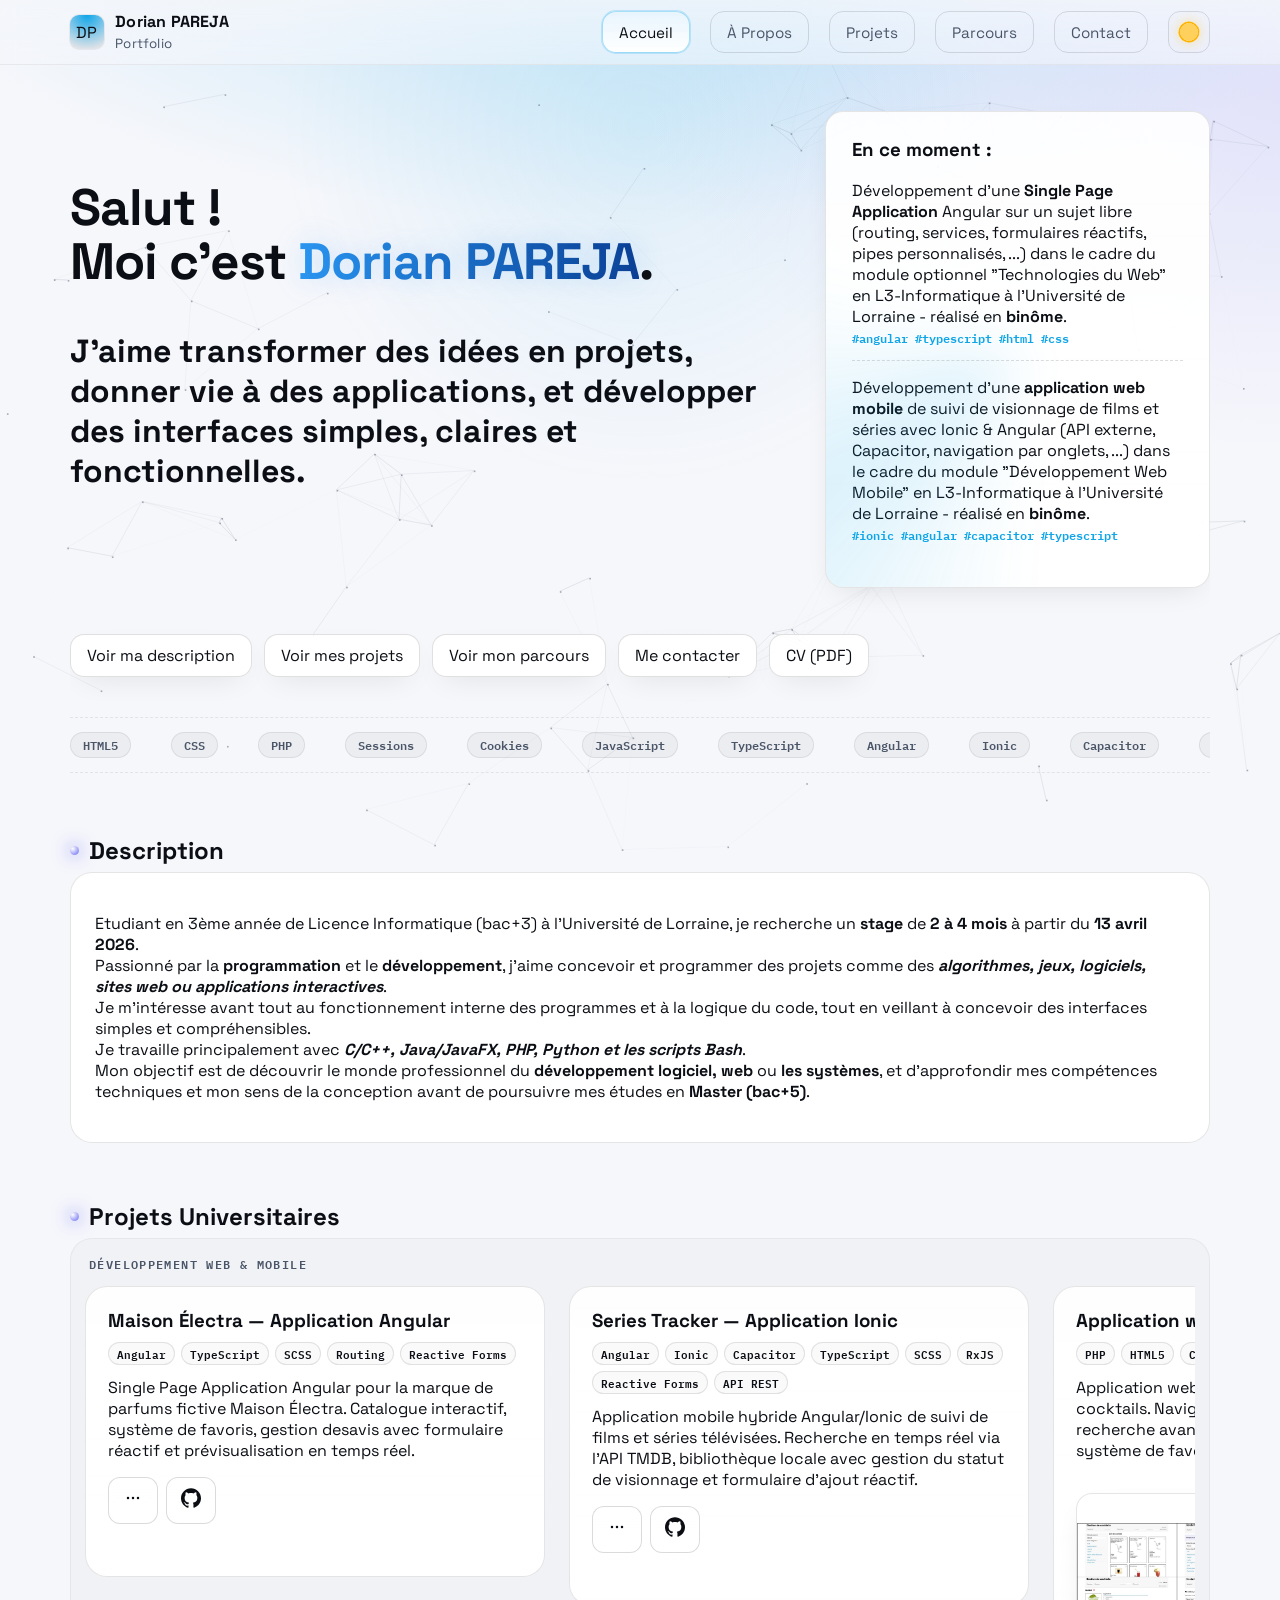
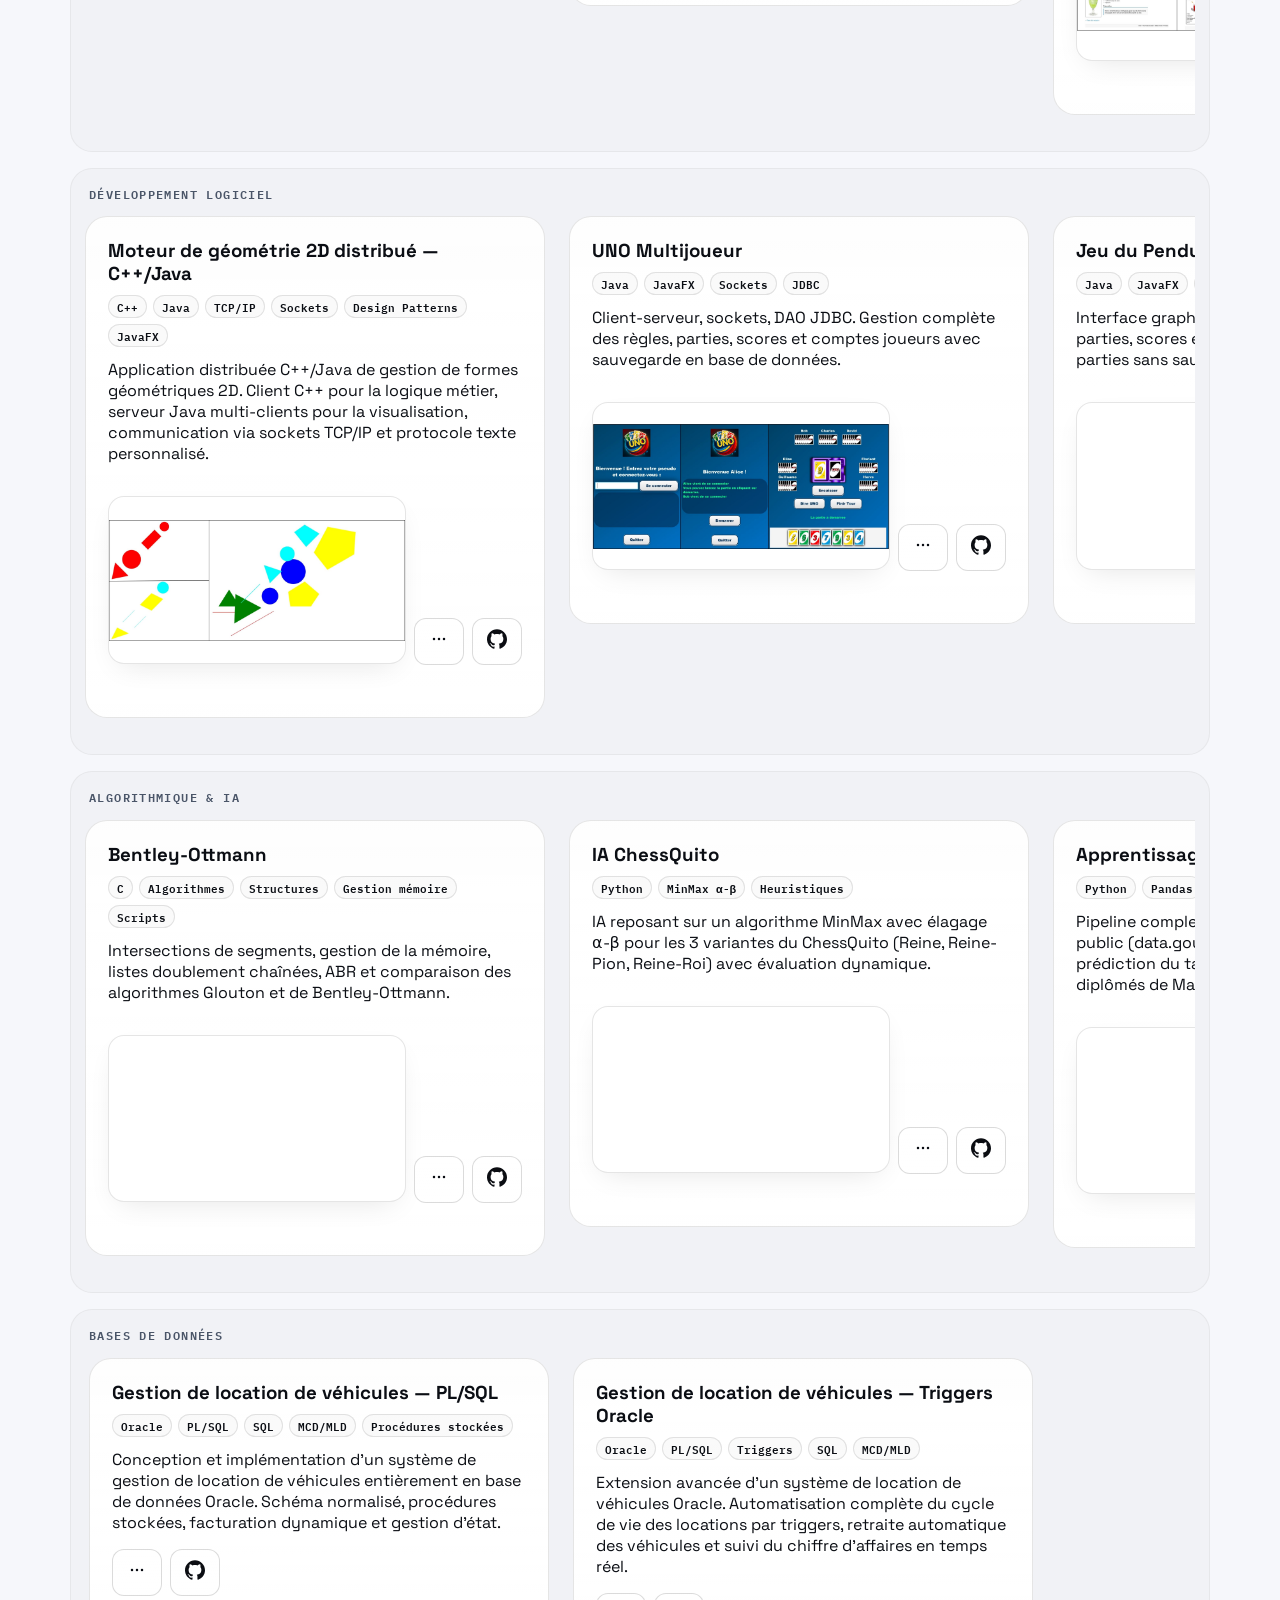
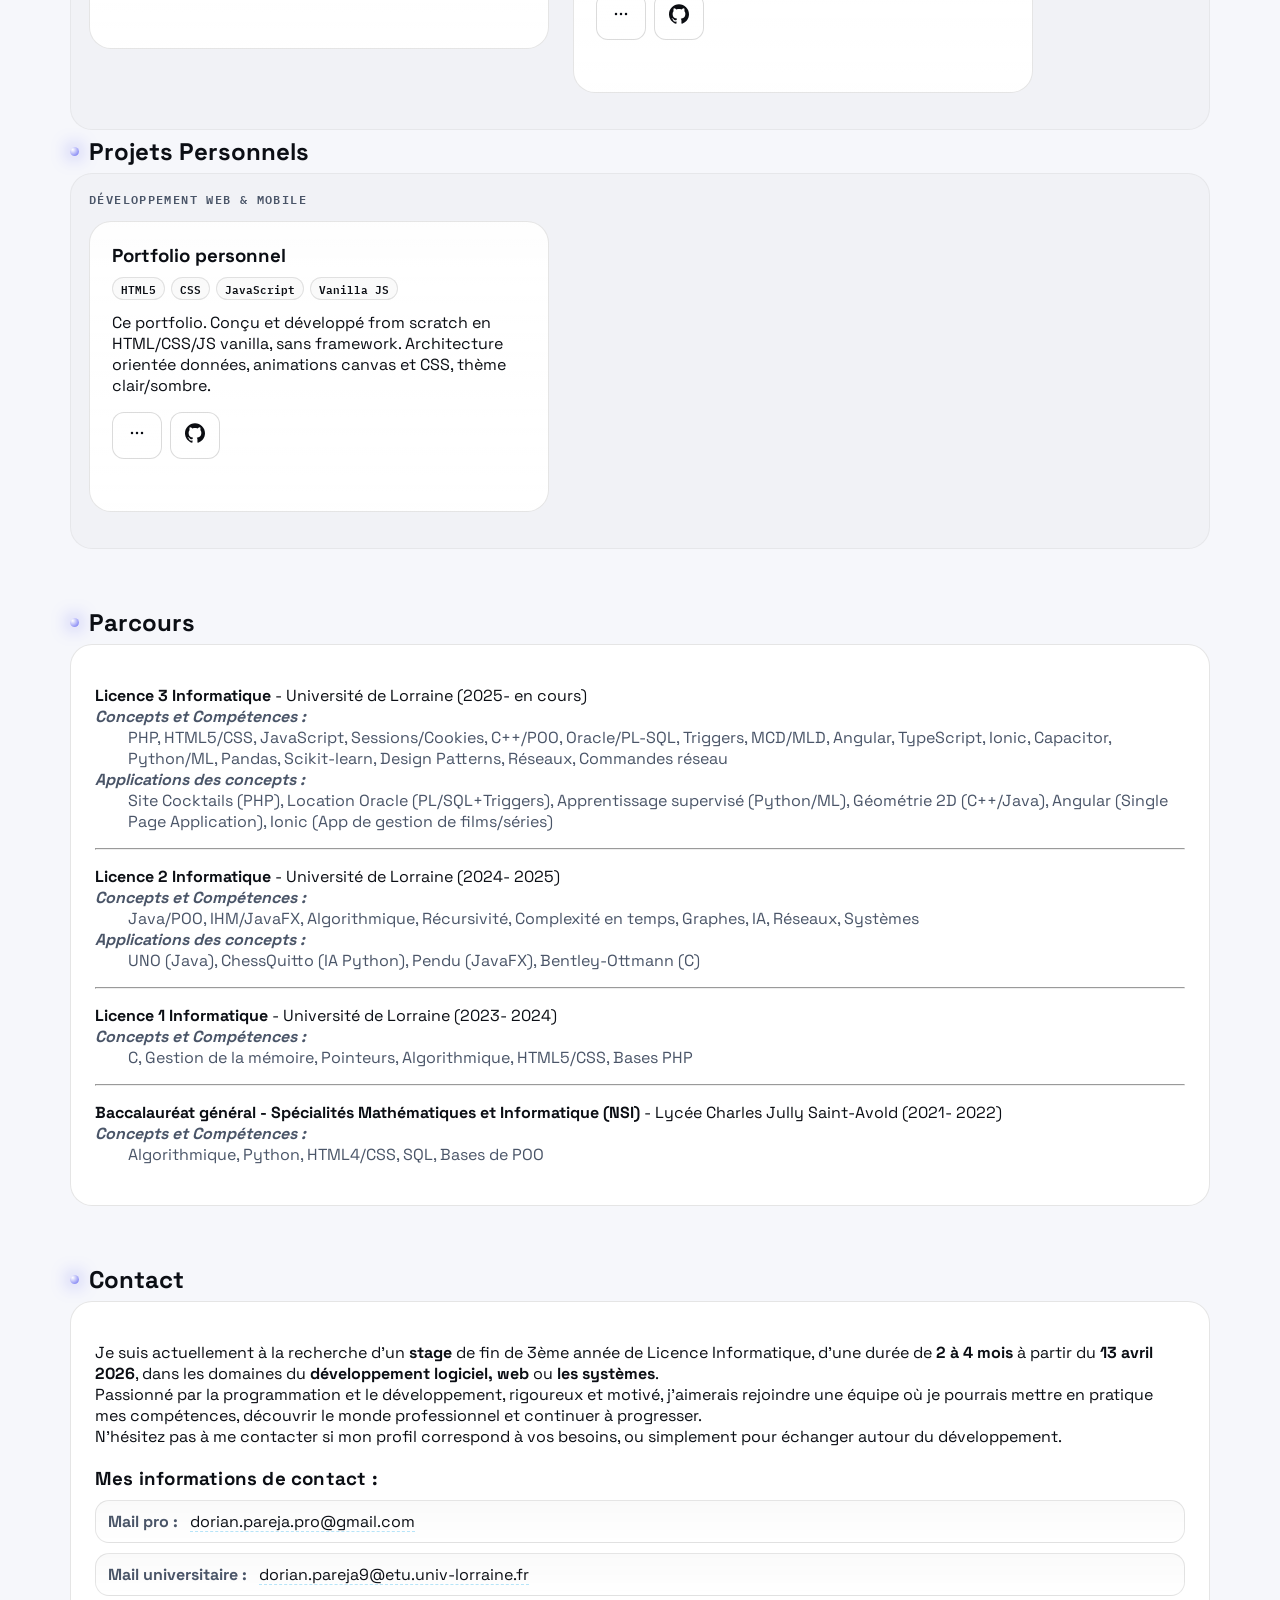
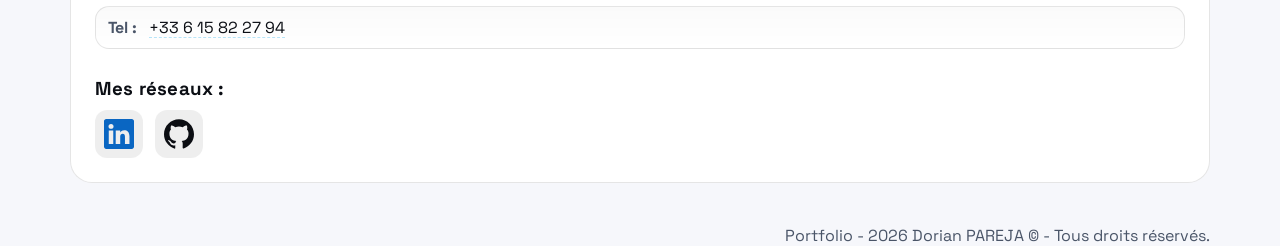
<file: index.html>
<!DOCTYPE html>
<html lang="fr">
<head>
    <meta charset="utf-8" />
    <meta name="viewport" content="width=device-width, initial-scale=1, viewport-fit=cover" />
    <title>Portfolio - Dorian PAREJA</title>
    <meta name="description" content="Portfolio de Dorian Pareja - L3 Informatique, projets, exp&eacute;riences, comp&eacute;tences et contact." />
    <meta name="theme-color" content="#f6f7fb" />

    <meta property="og:title" content="Portfolio - Dorian PAREJA" />
    <meta property="og:description" content="Projets, comp&eacute;tences, parcours et contact. &Eacute;tudiant L3 Info - recherche de stage &agrave; partir d’avril 2026." />
    <meta property="og:type" content="website" />
    <meta property="og:image" content="public/images/projects/portfolio.jpg" />
    <meta property="og:url" content="https://www.dorianpareja.tech" />
    <meta name="twitter:card" content="summary_large_image" />
    <meta name="twitter:title" content="Portfolio - Dorian PAREJA" />
    <meta name="twitter:description" content="Projets, comp&eacute;tences, parcours et contact. &Eacute;tudiant L3 Info - recherche de stage &agrave; partir d’avril 2026." />
    <meta name="twitter:image" content="public/images/projects/portfolio.jpg" />

    <script>
        (function () {
            const saved = localStorage.getItem('theme');
            const theme = saved || 'light';
            document.documentElement.setAttribute('data-theme', theme);
            if (!saved) localStorage.setItem('theme', theme);

            const metaTC = document.querySelector('meta[name="theme-color"]');
            if (metaTC) metaTC.setAttribute('content', theme === 'dark' ? '#0d0f14' : '#f6f7fb');
        })();
    </script>

    <link rel="icon" type="image/svg+xml" href="public/favicon.svg">
    <link rel="preconnect" href="https://fonts.googleapis.com">
    <link rel="preconnect" href="https://fonts.gstatic.com" crossorigin>
    <link href="https://fonts.googleapis.com/css2?family=Space+Grotesk:wght@300;400;500;700&family=IBM+Plex+Mono:wght@300;400;600&display=swap" rel="stylesheet">
    <link rel="preload" as="style" href="https://fonts.googleapis.com/css2?family=Space+Grotesk:wght@300;400;500;700&family=IBM+Plex+Mono:wght@300;400;600&display=swap" onload="this.onload=null;this.rel='stylesheet'">
    <noscript><link rel="stylesheet" href="https://fonts.googleapis.com/css2?family=Space+Grotesk:wght@300;400;500;700&family=IBM+Plex+Mono:wght@300;400;600&display=swap"></noscript>
    <link rel="stylesheet" href="css/style.css">
</head>
<body>

<svg xmlns="http://www.w3.org/2000/svg" style="display:none">
    <symbol id="icon-linkedin" viewBox="0 0 16 16">
        <path d="M0 1.146C0 .513.526 0 1.175 0h13.65C15.474 0 16 .513 16 1.146v13.708c0 .633-.526 1.146-1.175 1.146H1.175C.526 16 0 15.487 0 14.854V1.146zm4.943 12.248V6.169H2.542v7.225h2.401zm-1.2-8.212c.837 0 1.358-.554 1.358-1.248-.015-.709-.52-1.248-1.342-1.248-.822 0-1.359.54-1.359 1.248 0 .694.521 1.248 1.327 1.248h.016zm4.908 8.212V9.359c0-.216.016-.432.08-.586.173-.431.568-.878 1.232-.878.869 0 1.216.662 1.216 1.634v3.865h2.401V9.25c0-2.22-1.184-3.252-2.764-3.252-1.274 0-1.845.7-2.165 1.193v.025h-.016a5.54 5.54 0 0 1 .016-.025V6.169h-2.4c.03.678 0 7.225 0 7.225h2.4z"/>
    </symbol>

    <symbol id="icon-github" viewBox="0 0 24 24">
        <path d="M12 .297c-6.63 0-12 5.373-12 12c0 5.303 3.438 9.8 8.205 11.385c.6.113.82-.258.82-.577c0-.285-.01-1.04-.015-2.04c-3.338.724-4.042-1.61-4.042-1.61C4.422 18.07 3.633 17.7 3.633 17.7c-1.087-.744.084-.729.084-.729c1.205.084 1.838 1.236 1.838 1.236c1.07 1.835 2.809 1.305 3.495.998c.108-.776.417-1.305.76-1.605c-2.665-.3-5.466-1.332-5.466-5.93c0-1.31.465-2.38 1.235-3.22c-.135-.303-.54-1.523.105-3.176c0 0 1.005-.322 3.3 1.23c.96-.267 1.98-.399 3-.405c1.02.006 2.04.138 3 .405c2.28-1.552 3.285-1.23 3.285-1.23c.645 1.653.24 2.873.12 3.176c.765.84 1.23 1.91 1.23 3.22c0 4.61-2.805 5.625-5.475 5.92c.42.36.81 1.096.81 2.22c0 1.606-.015 2.896-.015 3.286c0 .315.21.69.825.57C20.565 22.092 24 17.592 24 12.297c0-6.627-5.373-12-12-12"/>
    </symbol>

    <symbol id="icon-chevron-top" viewBox="0 0 24 24" fill="none">
        <path stroke="currentColor" stroke-width="1.5" stroke-linecap="round" stroke-linejoin="round" d="m4.5 15.75 7.5-7.5 7.5 7.5" />
    </symbol>

    <symbol id="icon-points" viewBox="0 0 24 24" fill="none">
        <path stroke="currentColor" stroke-width="1.5" stroke-linecap="round" stroke-linejoin="round" d="M6.75 12a.75.75 0 1 1-1.5 0 .75.75 0 0 1 1.5 0ZM12.75 12a.75.75 0 1 1-1.5 0 .75.75 0 0 1 1.5 0ZM18.75 12a.75.75 0 1 1-1.5 0 .75.75 0 0 1 1.5 0Z" />
    </symbol>
</svg>

<canvas id="bg" aria-hidden="true"></canvas>
<div class="glow" aria-hidden="true"></div>

<header>
    <div class="wrap nav">
        <div class="brand">
            <a href="index.html"><div class="logo">DP</div></a>
            <div>
                <a href="index.html">
                    <strong>Dorian PAREJA</strong><br/>
                    <small>Portfolio</small>
                </a>
            </div>
        </div>

        <button id="navToggle" class="btn btn-ghost burger" aria-controls="primary-nav" aria-expanded="false" aria-label="Ouvrir le menu" hidden>
            <svg width="22" height="22" viewBox="0 0 24 24" fill="none" aria-hidden="true">
                <path d="M3 6h18M3 12h18M3 18h18" stroke="currentColor" stroke-width="2" stroke-linecap="round"/>
            </svg>
        </button>

        <nav id="primary-nav" class="nav-links">
            <a class="btn btn-ghost" href="#hero">Accueil</a>
            <a class="btn btn-ghost" href="#description">&Agrave;&nbsp;Propos</a>
            <a class="btn btn-ghost" href="#works">Projets</a>
            <a class="btn btn-ghost" href="#about">Parcours</a>
            <a class="btn btn-ghost" href="#contact">Contact</a>
            <button id="theme" class="btn btn-ghost" aria-label="Basculer le thème"></button>
        </nav>
    </div>
</header>

<main id="main" class="wrap">
    <section id="hero" class="reveal">
        <div class="hero-inner">
            <div>
                <h1 class="title">
                    Salut&nbsp;!<br />Moi c&apos;est <span class="accent">Dorian PAREJA</span>.
                </h1>
                <h2 class="subtitle" id="heroSubtitle"></h2>
            </div>

            <div class="tilt">
                <div class="card" id="tiltCard">
                    <h3 style="margin-top:0">En ce moment&nbsp;:</h3>
                    <div id="currentProjectsList"></div>
                </div>
            </div>
        </div>
        <div class="hero-cta">
            <a class="btn" href="#description">Voir ma description</a>
            <a class="btn" href="#works">Voir mes projets</a>
            <a class="btn" href="#about">Voir mon parcours</a>
            <a class="btn" href="#contact">Me contacter</a>
            <a class="btn" href="public/CV_PAREJA_Dorian.pdf" download>CV&nbsp;(PDF)</a>
        </div>

        <div class="marquee" aria-hidden="true">
            <div class="marquee-viewport" id="marqueeViewport"></div>
        </div>
    </section>

    <section id="description" class="reveal">
        <div class="section-title"><span class="dot"></span><h2 style="margin:0">Description</h2></div>
        <div class="panel" id="descriptionPanel"></div>
    </section>

    <section id="works" class="reveal">
        <div id="UniversityWorks" class="reveal">
            <div class="section-title"><span class="dot"></span><h2 style="margin:0">Projets Universitaires</h2></div>
            <div id="railUniversityProjects"></div>
        </div>

        <div id="PersonnalWorks" class="reveal">
            <div class="section-title"><span class="dot"></span><h2 style="margin:0">Projets Personnels</h2></div>
            <div id="railPersonnalProjects"></div>
        </div>
    </section>

    <section id="about" class="reveal">
        <div class="section-title"><span class="dot"></span><h2 style="margin:0">Parcours</h2></div>
        <div class="panel" id="educationPanel"></div>
    </section>

    <section id="contact" class="reveal">
        <div class="section-title">
            <span class="dot"></span><h2 style="margin:0">Contact</h2>
        </div>
        <div class="panel" id="contactPanel"></div>
    </section>
</main>

<footer class="wrap">
    <p style="color:var(--muted); text-align: right">Portfolio&nbsp;-&nbsp;<span id="year"></span>&nbsp;Dorian PAREJA&nbsp;&copy;&nbsp;-&nbsp;Tous droits r&eacute;serv&eacute;s.</p>
</footer>

<script type="module" src="js/anims/intro.js"></script>
<script type="module" src="js/main.js"></script>
</body>
</html>
</file>
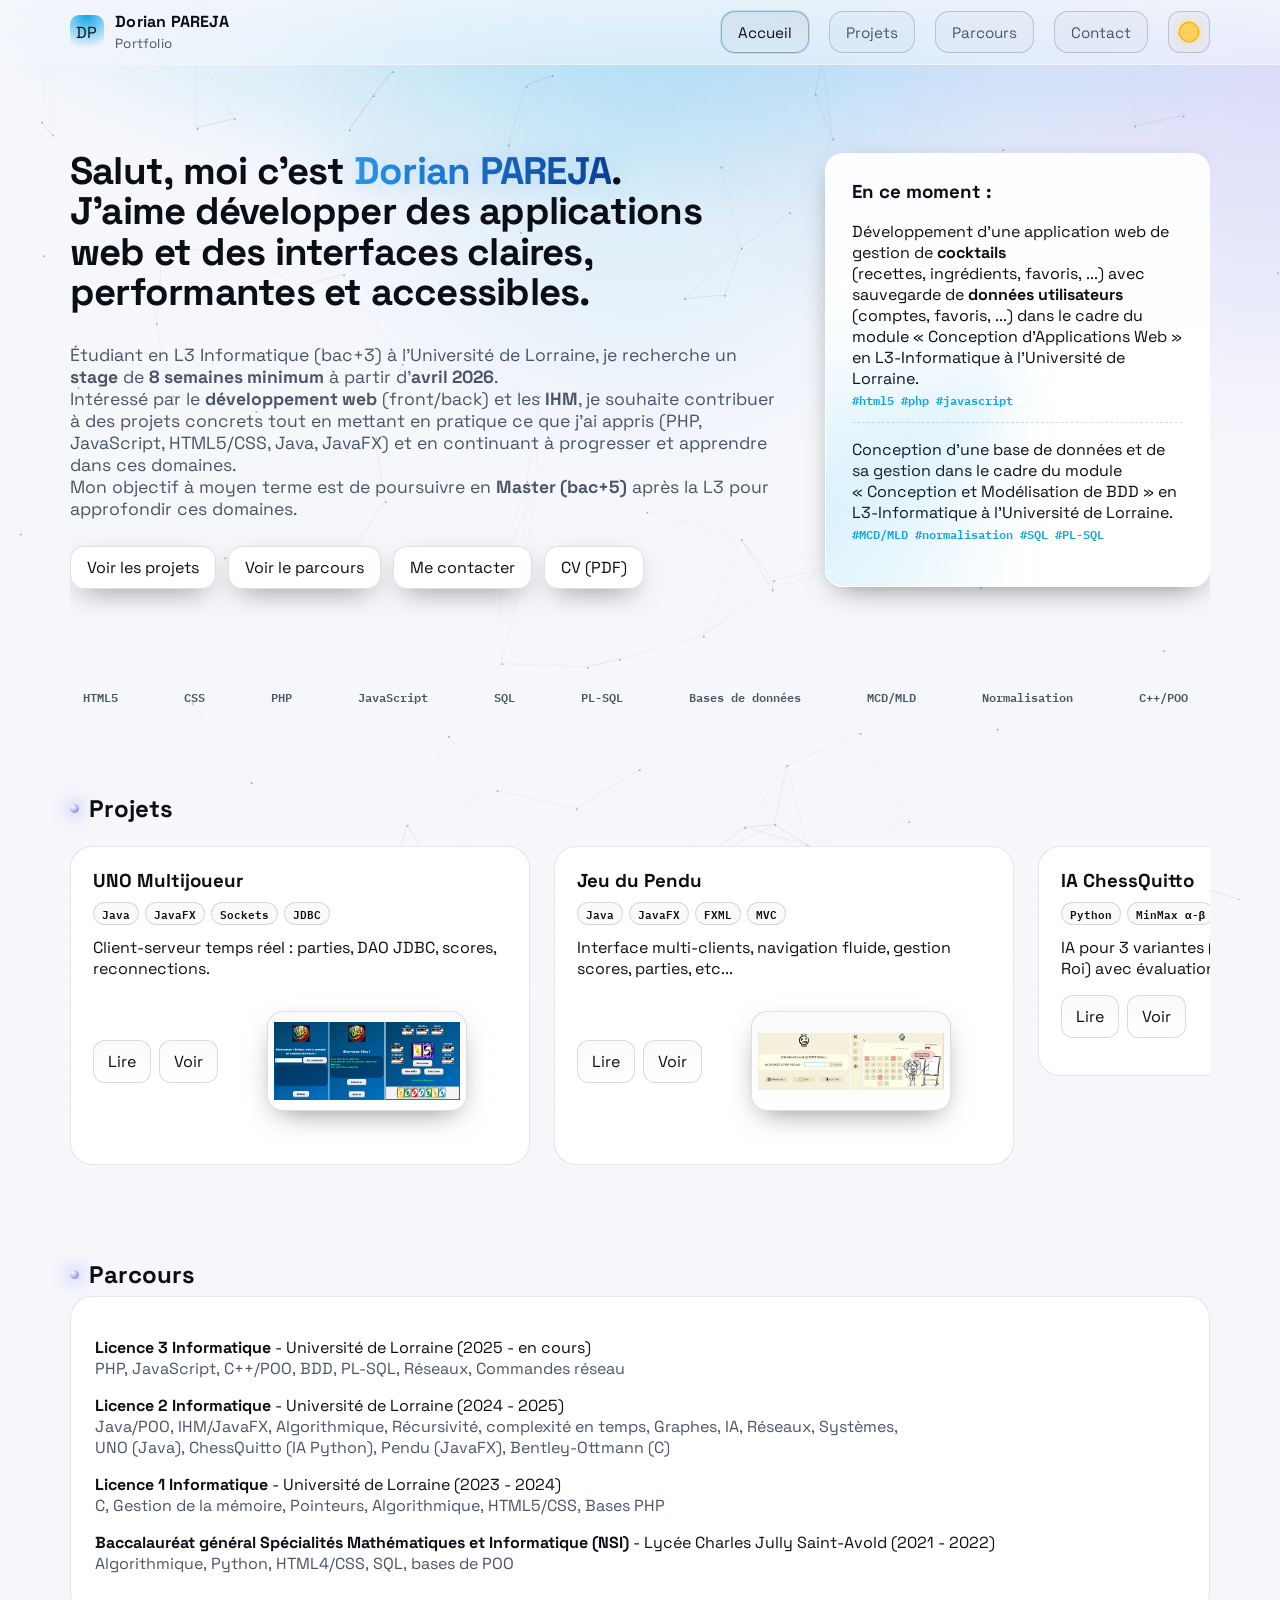
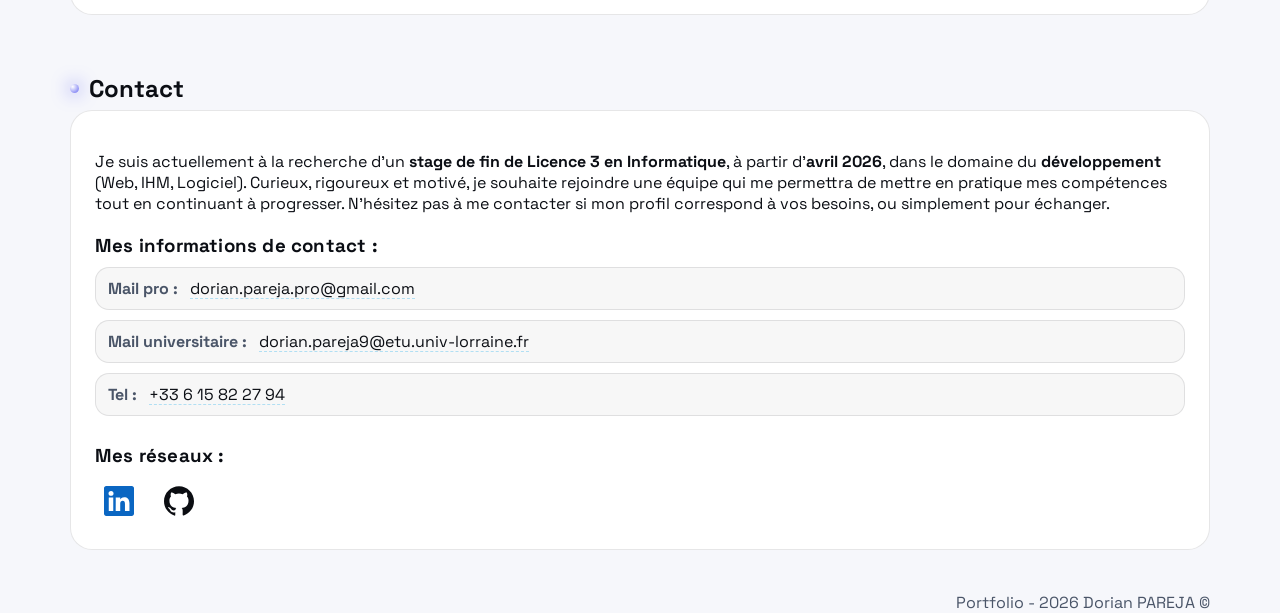
<file: portfolio/index.html>
<!DOCTYPE html>
<html lang="fr">
<head>
    <meta charset="utf-8" />
    <meta name="viewport" content="width=device-width, initial-scale=1, viewport-fit=cover" />
    <title>Portfolio - Dorian Pareja</title>
    <meta name="description" content="Portfolio de Dorian Pareja — L3 Informatique, projets, expériences, compétences et contact." />
    <meta name="theme-color" content="#0d0f14" />

    <!-- Open Graph / Twitter Cards -->
    <meta property="og:title" content="Dorian Pareja — Portfolio" />
    <meta property="og:description" content="Projets, compétences, parcours et contact. Étudiant L3 Info — recherche de stage à partir d’avril 2026." />
    <meta property="og:type" content="website" />
    <meta property="og:image" content="resources/og-image.jpg" />
    <meta property="og:url" content="https://example.com/" />
    <meta name="twitter:card" content="summary_large_image" />
    <meta name="twitter:title" content="Dorian Pareja — Portfolio" />
    <meta name="twitter:description" content="Projets, compétences, parcours et contact." />
    <meta name="twitter:image" content="resources/og-image.jpg" />

    <link rel="icon" type="image/svg+xml" href="assets/favicon.svg">
    <link rel="mask-icon" href="assets/favicon.svg" color="#0ea5e9">
    <link rel="preconnect" href="https://fonts.googleapis.com">
    <link rel="preconnect" href="https://fonts.gstatic.com" crossorigin>
    <!-- Tu peux garder tel quel ou passer au preload-only selon ton choix précédent -->
    <link href="https://fonts.googleapis.com/css2?family=Space+Grotesk:wght@300;400;500;700&family=IBM+Plex+Mono:wght@300;400;600&display=swap" rel="stylesheet">
    <link rel="preload" as="style" href="https://fonts.googleapis.com/css2?family=Space+Grotesk:wght@300;400;500;700&family=IBM+Plex+Mono:wght@300;400;600&display=swap" onload="this.onload=null;this.rel='stylesheet'">
    <noscript><link rel="stylesheet" href="https://fonts.googleapis.com/css2?family=Space+Grotesk:wght@300;400;500;700&family=IBM+Plex+Mono:wght@300;400;600&display=swap"></noscript>
    <link rel="stylesheet" href="assets/style.css">
</head>
<body>

<!-- === SPRITE ICONS INLINE (remplace l'include PHP) === -->
<!-- assets/icons.svg -->
<svg xmlns="http://www.w3.org/2000/svg" style="display:none">
    <!-- LinkedIn (Bootstrap Icons) -->
    <!-- Remarque : LinkedIn a été retiré de Simple Icons en 2024 ; on utilise la version Bootstrap Icons, largement répandue. -->
    <symbol id="icon-linkedin" viewBox="0 0 16 16">
        <path d="M0 1.146C0 .513.526 0 1.175 0h13.65C15.474 0 16 .513 16 1.146v13.708c0 .633-.526 1.146-1.175 1.146H1.175C.526 16 0 15.487 0 14.854V1.146zm4.943 12.248V6.169H2.542v7.225h2.401zm-1.2-8.212c.837 0 1.358-.554 1.358-1.248-.015-.709-.52-1.248-1.342-1.248-.822 0-1.359.54-1.359 1.248 0 .694.521 1.248 1.327 1.248h.016zm4.908 8.212V9.359c0-.216.016-.432.08-.586.173-.431.568-.878 1.232-.878.869 0 1.216.662 1.216 1.634v3.865h2.401V9.25c0-2.22-1.184-3.252-2.764-3.252-1.274 0-1.845.7-2.165 1.193v.025h-.016a5.54 5.54 0 0 1 .016-.025V6.169h-2.4c.03.678 0 7.225 0 7.225h2.4z"/>
    </symbol>

    <!-- GitHub (Simple Icons path) -->
    <!-- Source du tracé : Simple Icons (extrait cité dans l’article DEV) -->
    <symbol id="icon-github" viewBox="0 0 24 24">
        <path d="M12 .297c-6.63 0-12 5.373-12 12c0 5.303 3.438 9.8 8.205 11.385c.6.113.82-.258.82-.577c0-.285-.01-1.04-.015-2.04c-3.338.724-4.042-1.61-4.042-1.61C4.422 18.07 3.633 17.7 3.633 17.7c-1.087-.744.084-.729.084-.729c1.205.084 1.838 1.236 1.838 1.236c1.07 1.835 2.809 1.305 3.495.998c.108-.776.417-1.305.76-1.605c-2.665-.3-5.466-1.332-5.466-5.93c0-1.31.465-2.38 1.235-3.22c-.135-.303-.54-1.523.105-3.176c0 0 1.005-.322 3.3 1.23c.96-.267 1.98-.399 3-.405c1.02.006 2.04.138 3 .405c2.28-1.552 3.285-1.23 3.285-1.23c.645 1.653.24 2.873.12 3.176c.765.84 1.23 1.91 1.23 3.22c0 4.61-2.805 5.625-5.475 5.92c.42.36.81 1.096.81 2.22c0 1.606-.015 2.896-.015 3.286c0 .315.21.69.825.57C20.565 22.092 24 17.592 24 12.297c0-6.627-5.373-12-12-12"/>
    </symbol>
</svg>
<!-- === /SPRITE ICONS INLINE === -->

<canvas id="bg" aria-hidden="true"></canvas>
<div class="glow" aria-hidden="true"></div>

<header>
    <div class="wrap nav">
        <div class="brand">
            <a href="index.html"><div class="logo">DP</div></a>
            <div>
                <a href="index.html">
                    <strong>Dorian PAREJA</strong><br/>
                    <small>Portfolio</small>
                </a>
            </div>
        </div>
        <nav class="nav-links">
            <a class="btn btn-ghost" href="#hero">Accueil</a>
            <a class="btn btn-ghost" href="#works">Projets</a>
            <a class="btn btn-ghost" href="#about">Parcours</a>
            <a class="btn btn-ghost" href="#contact">Contact</a>
            <button id="theme" class="btn btn-ghost" aria-label="Basculer le thème"></button>
        </nav>
    </div>
</header>

<main id="main" class="wrap">
    <!-- HERO -->
    <section id="hero" class="reveal">
        <div class="hero-inner">
            <div>
                <h1 class="title">
                    Salut,&nbsp;moi c&apos;est <span class="accent">Dorian PAREJA</span>.<br/>
                    J&apos;aime développer des applications web et des interfaces claires, performantes et accessibles.
                </h1>
                <p class="subtitle">
                    Étudiant en L3 Informatique (bac+3) à l&apos;Université de Lorraine, je recherche un <strong>stage</strong> de <strong>8&nbsp;semaines minimum</strong> à partir d&apos;<strong>avril&nbsp;2026</strong>.<br/>
                    Intéressé par le <strong>développement web</strong> (front/back) et les <strong>IHM</strong>, je souhaite contribuer à des projets concrets tout en mettant en pratique ce que j&apos;ai appris (PHP, JavaScript, HTML5/CSS, Java, JavaFX) et en continuant à progresser et apprendre dans ces domaines.<br/>
                    Mon objectif à moyen terme est de poursuivre en <strong>Master (bac+5)</strong> après la L3 pour approfondir ces domaines.
                </p>
                <div class="hero-cta">
                    <a class="btn" href="#works">Voir les projets</a>
                    <a class="btn" href="#about">Voir le parcours</a>
                    <a class="btn" href="#contact">Me contacter</a>
                    <a class="btn" href="resources/CV_Dorian_Pareja.pdf" download>CV&nbsp;(PDF)</a>
                </div>
            </div>

            <div class="tilt">
                <div class="card" id="tiltCard">
                    <h3 style="margin-top:0">En ce moment&nbsp;:</h3>
                    <p class="card-tilde-content">
                        <a href="#works">
                            Développement d&apos;une application web de gestion de <strong>cocktails</strong> (recettes,&nbsp;ingrédients,&nbsp;favoris,&nbsp;...) avec sauvegarde de <strong>données utilisateurs</strong> (comptes,&nbsp;favoris,&nbsp;...) dans le cadre du module «&nbsp;Conception d&apos;Applications Web&nbsp;» en L3-Informatique à l&apos;Université de Lorraine.
                            <br/><span style="font:600 12px/1 'IBM Plex Mono', monospace; color:var(--accent)">#html5 #php #javascript</span>
                        </a>
                    </p>
                    <p class="card-tilde-content-last">
                        <a href="#works">
                            Conception d&apos;une base de données et de sa gestion dans le cadre du module «&nbsp;Conception et Modélisation de BDD&nbsp;» en L3-Informatique à l&apos;Université de Lorraine.
                            <br/><span style="font:600 12px/1 'IBM Plex Mono', monospace; color:var(--accent)">#MCD/MLD #normalisation #SQL #PL-SQL</span>
                        </a>
                    </p>
                </div>
            </div>
        </div>

        <!-- ===== MARQUEE ===== -->
        <div class="marquee" aria-hidden="true">
            <div class="marquee-viewport">
                <div class="marquee-track">
                    <span class="pill">HTML5</span><span class="pill">CSS</span><span class="pill">PHP</span><span class="pill">JavaScript</span>
                    <span class="pill">SQL</span><span class="pill">PL-SQL</span><span class="pill">Bases de données</span><span class="pill">MCD/MLD</span>
                    <span class="pill">Normalisation</span><span class="pill">C++/POO</span><span class="pill">Java/POO</span><span class="pill">IHM/JavaFX</span>
                    <span class="pill">MVC</span><span class="pill">FXML</span><span class="pill">Scene Builder</span><span class="pill">Threads/Sockets</span>
                    <span class="pill">Python</span><span class="pill">MinMax</span><span class="pill">Alpha-Bêta</span><span class="pill">Heuristiques</span>
                    <span class="pill">IA</span><span class="pill">Graphes</span><span class="pill">Récursivité</span><span class="pill">Complexité</span><span class="pill">A*</span>
                    <span class="pill">C</span><span class="pill">Systèmes</span><span class="pill">Mémoire</span><span class="pill">Pointeurs</span>
                    <span class="pill">Sémaphores</span><span class="pill">Processus/Threads</span><span class="pill">Réseaux</span><span class="pill">Commandes réseau</span>
                    <span class="pill">Git</span><span class="pill">Bash</span><span class="pill">MySQL</span><span class="pill">SQLite</span><span class="pill">Scripts</span>
                    <span class="pill">CLion</span><span class="pill">IntelliJ IDEA</span><span class="pill">Eclipse</span><span class="pill">PhpStorm</span>
                </div>
                <div class="marquee-track" aria-hidden="true">
                    <span class="pill">HTML5</span><span class="pill">CSS</span><span class="pill">PHP</span><span class="pill">JavaScript</span>
                    <span class="pill">SQL</span><span class="pill">PL-SQL</span><span class="pill">Bases de données</span><span class="pill">MCD/MLD</span>
                    <span class="pill">Normalisation</span><span class="pill">C++/POO</span><span class="pill">Java/POO</span><span class="pill">IHM/JavaFX</span>
                    <span class="pill">MVC</span><span class="pill">FXML</span><span class="pill">Scene Builder</span><span class="pill">Threads/Sockets</span>
                    <span class="pill">Python</span><span class="pill">MinMax</span><span class="pill">Alpha-Bêta</span><span class="pill">Heuristiques</span>
                    <span class="pill">IA</span><span class="pill">Graphes</span><span class="pill">Récursivité</span><span class="pill">Complexité</span><span class="pill">A*</span>
                    <span class="pill">C</span><span class="pill">Systèmes</span><span class="pill">Mémoire</span><span class="pill">Pointeurs</span>
                    <span class="pill">Sémaphores</span><span class="pill">Processus/Threads</span><span class="pill">Réseaux</span><span class="pill">Commandes réseau</span>
                    <span class="pill">Git</span><span class="pill">Bash</span><span class="pill">MySQL</span><span class="pill">SQLite</span><span class="pill">Scripts</span>
                    <span class="pill">CLion</span><span class="pill">IntelliJ IDEA</span><span class="pill">Eclipse</span><span class="pill">PhpStorm</span>
                </div>
            </div>
        </div>
    </section>

    <!-- WORKS -->
    <section id="works" class="reveal">
        <div class="section-title"><span class="dot"></span><h2 style="margin:0">Projets</h2></div>
        <div class="rail" id="rail"></div>
    </section>

    <!-- ABOUT -->
    <section id="about" class="reveal">
        <div class="section-title"><span class="dot"></span><h2 style="margin:0">Parcours</h2></div>
        <div class="panel">
            <p><strong>Licence 3 Informatique</strong> - Université de Lorraine (2025 - en cours)<br/><span style="color:var(--muted)">PHP,&nbsp;JavaScript,&nbsp;C++/POO,&nbsp;BDD,&nbsp;PL-SQL,&nbsp;Réseaux,&nbsp;Commandes réseau</span></p>
            <p><strong>Licence 2 Informatique</strong> - Université de Lorraine (2024 - 2025)<br/><span style="color:var(--muted)">Java/POO,&nbsp;IHM/JavaFX,&nbsp;Algorithmique,&nbsp;Récursivité,&nbsp;complexité&nbsp;en&nbsp;temps,&nbsp;Graphes,&nbsp;IA,&nbsp;Réseaux,&nbsp;Systèmes,<br />UNO&nbsp;(Java),&nbsp;ChessQuitto&nbsp;(IA&nbsp;Python),&nbsp;Pendu&nbsp;(JavaFX),&nbsp;Bentley-Ottmann&nbsp;(C)</span></p>
            <p><strong>Licence 1 Informatique</strong> - Université de Lorraine (2023 - 2024)<br/><span style="color:var(--muted)">C,&nbsp;Gestion de la mémoire,&nbsp;Pointeurs,&nbsp;Algorithmique,&nbsp;HTML5/CSS,&nbsp;Bases PHP</span></p>
            <p><strong>Baccalauréat général Spécialités Mathématiques et Informatique (NSI)</strong> - Lycée Charles Jully Saint-Avold (2021 - 2022)<br/><span style="color:var(--muted)">Algorithmique,&nbsp;Python,&nbsp;HTML4/CSS,&nbsp;SQL,&nbsp;bases de POO</span></p>
        </div>
    </section>

    <!-- CONTACT -->
    <section id="contact" class="reveal">
        <div class="section-title">
            <span class="dot"></span><h2 style="margin:0">Contact</h2>
        </div>
        <div class="panel">
            <p>
                Je suis actuellement à la recherche d’un <strong>stage de fin de Licence 3 en Informatique</strong>, à partir d’<strong>avril 2026</strong>,
                dans le domaine du <strong>développement</strong> (Web, IHM, Logiciel). Curieux, rigoureux et motivé, je souhaite rejoindre une équipe qui
                me permettra de mettre en pratique mes compétences tout en continuant à progresser. N’hésitez pas à me contacter si mon profil correspond
                à vos besoins, ou simplement pour échanger.
            </p>

            <!-- Contact + Réseaux -->
            <div class="contact-blocks">
                <!-- Colonne : infos -->
                <div class="contact-col">
                    <h3>Mes informations de contact :</h3>
                    <ul class="contact-list">
                        <li><strong>Mail pro&nbsp;:</strong> <a href="mailto:dorian.pareja.pro@gmail.com">dorian.pareja.pro@gmail.com</a></li>
                        <li><strong>Mail universitaire&nbsp;:</strong> <a href="mailto:dorian.pareja9@etu.univ-lorraine.fr">dorian.pareja9@etu.univ-lorraine.fr</a></li>
                        <li><strong>Tel&nbsp;:</strong> <a href="tel:+33615822794">+33&nbsp;6&nbsp;15&nbsp;82&nbsp;27&nbsp;94</a></li>
                    </ul>
                </div>

                <!-- Colonne : réseaux -->
                <div class="contact-col">
                    <h3>Mes réseaux :</h3>
                    <div class="socials">
                        <a class="social" target="_blank" href="https://www.linkedin.com/in/pareja-dorian/" aria-label="LinkedIn">
                            <svg width="30" height="30" role="img" viewBox="0 0 16 16" fill="currentColor">
                                <use href="#icon-linkedin"></use>
                            </svg>
                        </a>

                        <a class="social" target="_blank" href="https://github.com/DorianPRJ7" aria-label="GitHub">
                            <svg width="30" height="30" role="img" viewBox="0 0 24 24" fill="currentColor">
                                <use href="#icon-github"></use>
                            </svg>
                        </a>
                    </div>
                </div>
            </div>
            <!-- /Contact + Réseaux -->
        </div>
    </section>
</main>

<footer class="wrap">
    <p style="color:var(--muted); text-align: right">Portfolio - <span id="year"></span> Dorian PAREJA ©</p>
</footer>

<!-- JS modules -->
<script type="module" src="assets/anims/intro.js"></script>
<script type="module" src="assets/main.js"></script>
</body>
</html>
</file>
<file: css/style.css>
*,*::before,*::after{box-sizing:border-box}
html,body{height:100%}
body{margin:0; font-family:"Space Grotesk",system-ui,-apple-system,Segoe UI,Roboto,Arial,sans-serif; background:var(--bg); color:var(--text); overflow-x:hidden}
a{color:inherit; text-decoration:none}

:root{
  --bg:#f6f7fb; --panel:#fff; --card:#fff;
  --text:#0b0e14; --muted:#4a5568;
  --accent:#0ea5e9; --accent-2:#6366f1; --ring:#0ea5e9;
  --shadow:0 10px 30px -12px rgba(0,0,0,.12);
  --accent-ink-start:#2b96f0; --accent-ink-end:#0b3c91; --accent-ink-glow:#2b96f0;
  --shine:rgba(10,13,20,.18);
  --marquee-duration:90s; --marquee-gap:80px;
  --safe-top: env(safe-area-inset-top, 0px);
  --header-h: 64px;
  --project-card: #A0A0A0;
}
body{ padding-top: calc(var(--header-h) + var(--safe-top)); }

@media (prefers-color-scheme: dark){
  :root{
    --bg:#0d0f14; --panel:#0f121a; --card:#0f121a;
    --text:#e6e9ef; --muted:#9aa3b2;
    --accent:#59f9ff; --accent-2:#7b6cff; --ring:#59f9ff;
    --accent-ink-start:var(--accent); --accent-ink-end:#fff; --accent-ink-glow:var(--accent);
    --shine:rgba(255,255,255,.25);
  }
}

html[data-theme="light"]{
  --bg:#f6f7fb; --panel:#fff; --card:#fff;
  --text:#0b0e14; --muted:#4a5568;
  --accent:#0ea5e9; --accent-2:#6366f1; --ring:#0ea5e9;
  --accent-ink-start:#2b96f0; --accent-ink-end:#0b3c91; --accent-ink-glow:#2b96f0;
  --shine:rgba(10,13,20,.20);
}
html[data-theme="dark"]{
  --bg:#0d0f14; --panel:#0f121a; --card:#0f121a;
  --text:#e6e9ef; --muted:#9aa3b2;
  --accent:#59f9ff; --accent-2:#7b6cff; --ring:#59f9ff;
  --accent-ink-start:var(--accent); --accent-ink-end:#fff; --accent-ink-glow:var(--accent);
  --shine:rgba(255,255,255,.25);
}

body, header, .panel, .work, .btn, .link, .logo{
  transition:background-color .25s ease,color .25s ease,border-color .25s ease;
}

.wrap{max-width:1180px; margin:0 auto; padding:0 20px}
header{
  position: fixed;
  top: var(--safe-top);
  left: 0; right: 0;
  z-index: 1000;
  backdrop-filter: saturate(1.2) blur(10px);
  background: linear-gradient(
          180deg,
          color-mix(in oklab, var(--bg) 80%, transparent),
          color-mix(in oklab, var(--bg) 55%, transparent)
  );
  border-bottom: 1px solid rgba(0,0,0,.06);
}
html[data-theme="dark"] header{ border-bottom-color: rgba(255,255,255,.06); }

.nav-links .btn-ghost.current{
  color: var(--text);
  border-color: color-mix(in oklab, var(--accent) 35%, transparent);
  background: linear-gradient(180deg,
  color-mix(in oklab, var(--panel) 88%, var(--accent) 12%),
  color-mix(in oklab, var(--panel) 98%, transparent)
  );
  box-shadow: 0 0 0 1px color-mix(in oklab, var(--accent) 20%, transparent);
}
html[data-theme="dark"] .nav-links .btn-ghost.current{
  border-color: rgba(255,255,255,.18);
}

.nav{display:flex; align-items:center; justify-content:space-between; height:64px}
.brand{display:flex; align-items:center; gap:.7rem; letter-spacing:.2px}
.logo{
  display:grid; place-items:center; width:34px; height:34px; border-radius:9px;
  background:radial-gradient(100% 100% at 50% 0%, var(--accent), rgba(0,0,0,.08));
  box-shadow:0 0 0 1px rgba(0,0,0,.06);
}
html[data-theme="dark"] .logo{ box-shadow:0 0 0 1px rgba(255,255,255,.08) }
.brand small{color:var(--muted)}
.nav a:hover{opacity:.9}
.nav-links{display:flex; gap:20px; font-size:.95rem; color:var(--muted)}

.btn{
  display:inline-grid; place-items:center; padding:10px 16px; border-radius:14px;
  border:1px solid rgba(0,0,0,.12);
  background:linear-gradient(180deg, color-mix(in oklab,var(--panel) 92%,transparent), color-mix(in oklab,var(--panel) 98%,transparent));
  box-shadow:var(--shadow);
  transition:transform .08s ease,background .2s ease,border-color .25s ease;
}
.btn:hover{transform:translateY(-2px)}
.btn:focus-visible{outline:2px solid var(--ring); outline-offset:2px}
.link:focus-visible{outline:2px solid var(--ring); outline-offset:2px}

html[data-theme="dark"] .btn{
  border-color: rgba(255,255,255,.12);
}
html[data-theme="dark"] .btn:hover{
  background:linear-gradient(180deg, color-mix(in oklab,var(--panel) 80%, var(--accent) 8%), color-mix(in oklab,var(--panel) 92%,transparent));
  border-color:rgba(255,255,255,.22);
  box-shadow:var(--shadow),0 0 0 1px color-mix(in oklab,var(--accent) 35%,transparent),0 14px 28px -12px color-mix(in oklab,var(--accent) 40%,transparent);
}
.btn-ghost{background:transparent; box-shadow:none}
html[data-theme="dark"] .btn-ghost{ border-color: rgba(255,255,255,.18) }
html[data-theme="dark"] .btn-ghost:hover{background:rgba(255,255,255,.06); border-color:rgba(255,255,255,.16)}

.btn[disabled]{
  color:var(--muted);
  background:var(--bg);
  font-size: 1em;
  cursor: not-allowed;
}

#hero{ position:relative; isolation:isolate; overflow:hidden; padding-bottom: 20px; }
#bg{
  position:fixed; inset:0; z-index:-2;
  background:
          radial-gradient(60% 35% at 50% -10%, color-mix(in oklab,var(--accent) 24%,transparent), transparent),
          radial-gradient(50% 40% at 100% 10%, color-mix(in oklab,var(--accent-2) 14%,transparent), transparent),
          var(--bg);
}
.glow{position:absolute; inset:-10%; z-index:-1; background:radial-gradient(600px 600px at var(--gx,50%) var(--gy,20%), color-mix(in oklab,var(--accent) 10%,transparent), transparent 60%)}
.hero-inner{
  display: grid;
  grid-template-columns: 1.3fr .7fr;
  gap: 40px;
  padding: 20px 0;
  align-items: center;
}
@media (max-width: 980px){
  .hero-inner{grid-template-columns:1fr; gap:28px}
  .tilt{order:2}
}
.title{font-size:clamp(2.6rem,4vw,4rem); line-height:1.05; letter-spacing:-0.02em; margin-top:0;}
.title .accent{
  background:linear-gradient(90deg, var(--accent-ink-start), var(--accent-ink-end));
  -webkit-background-clip:text; background-clip:text; color:transparent;
  text-shadow:0 0 30px color-mix(in oklab,var(--accent-ink-glow) 22%,transparent);
}
.subtitle{ font-size: clamp(1.4rem, 2.5vw, 2.2rem); margin-top: 8px; }
.hero-cta{display:flex; gap:12px; margin-top:26px; flex-wrap:wrap}

.tilt{perspective:900px; align-self:center; justify-self:center}
.tilt .card{
  transform-style:preserve-3d; border-radius:18px;
  background:linear-gradient(180deg, color-mix(in oklab,var(--panel) 92%,transparent), color-mix(in oklab,var(--panel) 98%,transparent));
  border:1px solid rgba(0,0,0,.10); box-shadow:var(--shadow); padding:26px; min-height:220px; position:relative; overflow:hidden
}
html[data-theme="dark"] .tilt .card{ border-color: rgba(255,255,255,.08) }
.tilt .card::after{
  content:""; position:absolute; inset:-40%;
  background:conic-gradient(from 180deg at 50% 50%, transparent, color-mix(in oklab,var(--accent) 15%,transparent), transparent 30%);
  filter:blur(26px); transform:translateZ(40px); pointer-events:none
}

.tilt .card .card-tilde-content:not(.card-tilde-content-last){
  border-bottom:1px dashed color-mix(in oklab,var(--text) 14%,transparent);
  padding-bottom:12px;
  margin-bottom:12px;
}

.marquee{margin:40px 0 10px; border-top:1px dashed rgba(0,0,0,.08); border-bottom:1px dashed rgba(0,0,0,.08); overflow:hidden; position:relative}
html[data-theme="dark"] .marquee{ border-top-color: rgba(255,255,255,.08); border-bottom-color: rgba(255,255,255,.08); }
.marquee-viewport{display:flex; width:max-content; animation:marquee var(--marquee-duration) linear infinite; will-change:transform}
.marquee:hover .marquee-viewport{animation-play-state:paused}
@media (prefers-reduced-motion:reduce){.marquee-viewport{animation:none}}
@media (max-width:680px){:root{--marquee-duration:120s}}
.marquee-track{display:flex; gap:40px; padding:14px 0; white-space:nowrap; flex:0 0 auto}
.marquee-track::after{content:""; flex:0 0 var(--marquee-gap)}
@keyframes marquee{from{transform:translateX(0)} to{transform:translateX(-50%)}}
.pill{display:inline-block; padding:6px 12px; border-radius:999px; background:rgba(0,0,0,.04); border:1px solid rgba(0,0,0,.08); color:var(--muted); font:600 12px/1 "IBM Plex Mono",monospace}
html[data-theme="dark"] .pill{ background: rgba(255,255,255,.06); border-color: rgba(255,255,255,.09); }

section{ padding:26px 0; scroll-margin-top: calc(var(--header-h) + 12px); }
.rail{display:flex; align-items:flex-start; gap:24px; overflow-x:auto; scroll-snap-type:x mandatory; padding:16px 4px 36px}
.category-group{ --cat-color: var(--project-card); margin-bottom:16px; background:color-mix(in oklab,var(--cat-color) 5%,transparent); border:1px solid color-mix(in oklab,var(--cat-color) 14%,transparent); border-radius:22px; padding:8px 14px 0 }
.category-group:nth-child(even){ --cat-color: var(--project-card) }
.category-group:last-child{ margin-bottom:0 }
.category-label{ margin:12px 0 0 4px; font:600 .72rem/1 "IBM Plex Mono",monospace; color:var(--muted); text-transform:uppercase; letter-spacing:.12em }
.work{
  scroll-snap-align:start; position:relative;
  background:linear-gradient(180deg, color-mix(in oklab,var(--panel) 92%,transparent), color-mix(in oklab,var(--panel) 98%,transparent));
  border:1px solid rgba(0,0,0,.10); border-radius:22px; padding:22px;
  transition:transform .2s ease, box-shadow .2s ease, background-color .25s ease;
  flex:0 0 min(84vw,460px)
}
html[data-theme="dark"] .work{ border-color: rgba(255,255,255,.08) }
.work:hover{transform:translateY(-4px)}
.work h3{margin:0 0 6px}
.work .meta{color:var(--muted); font:500 13px/1 "IBM Plex Mono",monospace}
.tags{display:flex; flex-wrap:wrap; gap:6px; margin:10px 0 12px}
.tag{font:600 11px/1 "IBM Plex Mono",monospace; padding:5px 8px; border-radius:999px; border:1px solid rgba(0,0,0,.10); background:rgba(0,0,0,.02)}
html[data-theme="dark"] .tag{ border-color: rgba(255,255,255,.09); background: rgba(255,255,255,.04) }
.links{display:flex; flex-wrap:wrap; gap:8px}
.link{
  position:relative; padding:10px 14px; border-radius:12px;
  background:linear-gradient(180deg, color-mix(in oklab, var(--panel) 92%, transparent), color-mix(in oklab, var(--panel) 98%, transparent));
  border:1px solid rgba(0,0,0,.14); overflow:hidden; cursor:pointer; transition:border-color .25s ease, background .25s ease
}
html[data-theme="dark"] .link{ border-color: rgba(255,255,255,.10) }
.link::before{content:""; position:absolute; inset:0; background:linear-gradient(90deg, transparent, var(--shine), transparent); transform:translateX(-100%)}
.link:hover::before{animation:shine .7s}
@keyframes shine{to{transform:translateX(100%)}}

button.link{ all: unset; cursor: pointer; display:inline-block; font: inherit; color: inherit; }
button.link{
  position: relative;
  padding: 10px 14px;
  border-radius: 12px;
  background: linear-gradient(180deg, color-mix(in oklab, var(--panel) 92%, transparent), color-mix(in oklab, var(--panel) 98%, transparent));
  border: 1px solid rgba(0,0,0,.14);
  overflow: hidden;
  transition: border-color .25s ease, background .25s ease;
}
html[data-theme="dark"] button.link{ border-color: rgba(255,255,255,.10) }
button.link::before{ content:""; position:absolute; inset:0; background:linear-gradient(90deg, transparent, var(--shine), transparent); transform:translateX(-100%); }
button.link:hover::before{ animation:shine .7s; }


#description .panel, #about .panel, #contact .panel{border:1px solid rgba(0,0,0,.10); background:var(--panel); border-radius:22px; padding:24px; min-width:0}
html[data-theme="dark"] #description .panel, html[data-theme="dark"] #about .panel, html[data-theme="dark"] #contact .panel{ border-color: rgba(255,255,255,.08) }

.actions{
  display: grid;
  grid-template-columns: 1fr auto;
  align-items: end;
  column-gap: 8px;
  margin-top: 16px;
}
.actions .thumb{ order: 0; margin-left: 0; }
.actions .links{ margin-left: 0; display:flex; gap:8px; white-space:nowrap; margin-bottom:15px; }

.thumb {
  display: block;
  width: 100%;
  aspect-ratio: 16 / 9;
  border-radius: 16px;
  overflow: hidden;
  background: var(--card);
  border: 1px solid rgba(0,0,0,.10);
  box-shadow: var(--shadow);
}
html[data-theme="dark"] .thumb{ border-color: rgba(255,255,255,.10) }
.thumb img { width: 100%; height: 100%; object-fit: contain; display: block; cursor:pointer; }

dialog{
  border:none;
  padding:0;
  background:transparent;
}

dialog::backdrop{
  background:rgba(0,0,0,.8);
}

dialog img{
  max-width:80vw;
  max-height:80vh;
  display:block;
  margin:auto;
}

.close-dialog{
  display:block;
  margin:12px auto 0;
  padding:10px 14px;
  border-radius:12px;
  border:1px solid rgba(0,0,0,.14);
  background:linear-gradient(180deg, color-mix(in oklab, var(--panel) 92%, transparent), color-mix(in oklab, var(--panel) 98%, transparent));
  color:var(--text);
  cursor:pointer;
}

html[data-theme="dark"] .close-dialog{
  border-color:rgba(255,255,255,.10);
}

@media (max-width: 780px){
  .actions{ display:flex; flex-direction:column; align-items:stretch; row-gap:8px; }
  .actions .thumb{ order:1; width:100%; max-width:none; height:auto; aspect-ratio:16/9; }
  .actions .links{ order:2; width:100%; display:flex; justify-content:flex-end; gap:8px; margin:8px 0 0 0; }
  .thumb img{ width:100%; height:100%; object-fit:contain; }
}

@supports not (gap: 24px) { .rail .work + .work { margin-left:24px; } }
.work{ min-width:300px; flex-shrink:0; }

#theme{width:42px; height:42px; padding:0; border-radius:12px; display:grid; place-items:center; position:relative; overflow:hidden}
#theme::after{
  content:""; width:20px; height:20px; border-radius:50%;
  transition:transform .28s ease, box-shadow .28s ease, background .28s ease, filter .28s ease;
  background:radial-gradient(circle at 50% 50%, #ffd15c 0 60%, #ffb300 61% 100%);
  box-shadow:0 0 12px rgba(255,209,92,.6); transform:rotate(20deg) scale(1.05);
}
html[data-theme="dark"] #theme::after{
  background:radial-gradient(circle at 34% 36%, #fff 0 35%, transparent 36%), linear-gradient(0deg, #aab2c0, #c7cfdb);
  box-shadow:0 0 10px rgba(123,108,255,.35); filter:saturate(1)
}
#theme:focus-visible{outline:2px solid var(--ring); outline-offset:2px}

.details{
  max-height:0; overflow:hidden; transition:max-height .5s ease, opacity .35s ease, transform .35s ease;
  opacity:0; transform:translateY(-4px); border-top:1px dashed rgba(0,0,0,.1); margin-top:14px; padding-top:0
}
html[data-theme="dark"] .details{ border-top-color: rgba(255,255,255,.08) }
.details.open{max-height:62vh; overflow:auto; -webkit-overflow-scrolling:touch; opacity:1; transform:none; padding-top:12px}
.details p{margin:0; color:var(--muted); line-height:1.6; font-size:14px; white-space:pre-line}

section{padding:26px 0}
.section-title{display:flex; align-items:center; gap:10px; margin:6px 0 6px}
.section-title .dot{width:9px; height:9px; border-radius:50%; background:radial-gradient(100% 100% at 30% 30%, #fff, var(--accent-2)); box-shadow:0 0 18px var(--accent-2)}
.reveal{opacity:0; transform:translateY(14px); filter:blur(4px)}
.reveal.in{opacity:1; transform:none; filter:none; transition:opacity .6s ease, transform .6s ease, filter .6s ease}
footer{padding:40px 0 70px; color:var(--muted)}

#contact .contact-blocks{ display:grid; grid-template-columns:1fr; gap:28px; align-items:start; margin-top:20px }
#contact .contact-col h3{margin:0 0 10px; letter-spacing:.2px}
#contact .contact-list{margin:0; padding:0; list-style:none; display:flex; flex-direction:column; gap:10px}
#contact .contact-list li{
  display:grid; grid-template-columns: max-content minmax(0,1fr); gap:12px; align-items:center;
  padding:10px 12px; border-radius:14px;
  background:linear-gradient(180deg, rgba(0,0,0,.02), transparent);
  border:1px solid rgba(0,0,0,.10);
  min-width: 0;
}
html[data-theme="dark"] #contact .contact-list li{background:rgba(255,255,255,.04); border-color:rgba(255,255,255,.08)}
#contact .contact-list li>strong{color:var(--muted); font-weight:700; white-space:nowrap; }
#contact .contact-list a{
  display:inline; width:auto; justify-self:start;
  overflow-wrap:anywhere; word-break:break-word; white-space:normal;
  text-decoration:underline dashed; text-decoration-thickness:1px; text-underline-offset:4px;
  text-decoration-color:color-mix(in oklab,var(--accent) 30%,transparent);
}
#about .panel p{ overflow-wrap:anywhere; word-break:break-word; }
#about .panel p span{ overflow-wrap:anywhere; word-break:break-word; white-space:normal; }
#contact .contact-list a:hover{ text-decoration-color:var(--accent) }
#contact .contact-list a:focus-visible{ outline:2px solid var(--ring); outline-offset:2px; text-decoration-color:var(--accent) }

#contact .socials{display:flex; flex-wrap:wrap; gap:12px}
a.social{ display:inline-grid; place-items:center; width:48px; height:48px; border-radius:12px; background: #0001; backdrop-filter: blur(4px); transition: transform .2s ease, background .2s ease; }
html[data-theme="dark"] a.social{ background:#fff1 }
a.social:hover{ transform: translateY(-2px); }
a[aria-label="GitHub"]  svg{ color:#0B0D12; }
a[aria-label="LinkedIn"] svg{ color:#0A66C2; }

.burger{ display:none }
@media (max-width: 820px){
  .nav{ height:58px }
  .burger{ display:grid }
  .nav-links{
    position: fixed;
    left: 12px; right: 12px;
    top: calc(var(--safe-top) + var(--header-h) + 8px);
    display: grid;
    gap: 10px;
    padding: 12px;
    border-radius: 16px;
    background: var(--panel);
    border: 1px solid rgba(0,0,0,.12);
    box-shadow: var(--shadow);
    max-height: calc(100dvh - var(--safe-top) - var(--header-h) - 24px);
    overflow: auto;
    -webkit-overflow-scrolling: touch;

    opacity: 0; transform: translateY(-6px);
    pointer-events: none;
    transition: opacity .2s ease, transform .2s ease, background-color .25s ease, border-color .25s ease;
  }
  html[data-theme="dark"] .nav-links{ border-color: rgba(255,255,255,.10) }
  .nav-open .nav-links{ opacity: 1; transform: none; pointer-events: auto; }
  .nav-links .btn-ghost{
    width: 100%; justify-content: start;
    border-radius: 12px;
    padding: 12px 14px;
    background: linear-gradient(180deg, color-mix(in oklab,var(--panel) 92%,transparent), color-mix(in oklab,var(--panel) 98%,transparent));
    border: 1px solid rgba(0,0,0,.12);
  }
  html[data-theme="dark"] .nav-links .btn-ghost{ border-color: rgba(255,255,255,.10) }
  #theme{justify-content: center;}
}
</file>
<file: portfolio/assets/style.css>
/* =================== Reset & Tokens =================== */
*,*::before,*::after{box-sizing:border-box}
html,body{height:100%}
body{margin:0; font-family:"Space Grotesk",system-ui,-apple-system,Segoe UI,Roboto,Arial,sans-serif; background:var(--bg); color:var(--text); overflow-x:hidden}
a{color:inherit; text-decoration:none}

/* ===== Thème par défaut (sombre) ===== */
:root{
    --bg:#0d0f14; --panel:#0f121a; --card:#0f121a;
    --text:#e6e9ef; --muted:#9aa3b2;
    --accent:#59f9ff; --accent-2:#7b6cff; --ring:#59f9ff;
    --shadow:0 10px 30px -12px rgba(0,0,0,.55);
    --accent-ink-start:var(--accent); --accent-ink-end:#fff; --accent-ink-glow:var(--accent);
    --shine:rgba(255,255,255,.25);
    --marquee-duration:90s; --marquee-gap:80px;
    --safe-top: env(safe-area-inset-top, 0px); /* iOS Safari: évite que la barre passe sous la barre d’onglets */
    --header-h: 64px; /* valeur par défaut, sera mise à jour par JS */
}

/* Le contenu commence sous le header fixe */
body{ padding-top: calc(var(--header-h) + var(--safe-top)); }

/* ===== Préférence système claire ===== */
@media (prefers-color-scheme:light){
    :root{
        --bg:#f6f7fb; --panel:#fff; --card:#fff;
        --text:#0b0e14; --muted:#4a5568;
        --accent:#0ea5e9; --accent-2:#6366f1; --ring:#0ea5e9;
        --accent-ink-start:#2b96f0; --accent-ink-end:#0b3c91; --accent-ink-glow:#2b96f0;
        --shine:rgba(10,13,20,.18);
    }
}

/* ===== Forçage explicite via data-theme ===== */
html[data-theme="dark"]{
    --bg:#0d0f14; --panel:#0f121a; --card:#0f121a;
    --text:#e6e9ef; --muted:#9aa3b2;
    --accent:#59f9ff; --accent-2:#7b6cff; --ring:#59f9ff;
    --accent-ink-start:var(--accent); --accent-ink-end:#fff; --accent-ink-glow:var(--accent);
    --shine:rgba(255,255,255,.25);
}
html[data-theme="light"]{
    --bg:#f6f7fb; --panel:#fff; --card:#fff;
    --text:#0b0e14; --muted:#4a5568;
    --accent:#0ea5e9; --accent-2:#6366f1; --ring:#0ea5e9;
    --accent-ink-start:#2b96f0; --accent-ink-end:#0b3c91; --accent-ink-glow:#2b96f0;
    --shine:rgba(10,13,20,.20);
}

/* Transitions thème sur les blocs principaux */
body, header, .panel, .work, .btn, .link, .logo{
    transition:background-color .25s ease,color .25s ease,border-color .25s ease;
}

/* =================== Layout & Header =================== */
.wrap{max-width:1180px; margin:0 auto; padding:0 20px}
header{
    position: fixed;
    top: var(--safe-top);   /* ← important une fois viewport-fit=cover actif */
    left: 0; right: 0;
    z-index: 1000;
    backdrop-filter: saturate(1.2) blur(10px);
    background: linear-gradient(
            180deg,
            color-mix(in oklab, var(--bg) 80%, transparent),
            color-mix(in oklab, var(--bg) 55%, transparent)
    );
    border-bottom: 1px solid rgba(255,255,255,.06);
    /* pas de padding ici */
}
/* Onglet courant */
.nav-links .btn-ghost.current{
    color: var(--text);
    border-color: color-mix(in oklab, var(--accent) 35%, transparent);
    background: linear-gradient(180deg,
    color-mix(in oklab, var(--panel) 88%, var(--accent) 12%),
    color-mix(in oklab, var(--panel) 98%, transparent)
    );
    box-shadow: 0 0 0 1px color-mix(in oklab, var(--accent) 20%, transparent);
}
html[data-theme="light"] .nav-links .btn-ghost.current{
    border-color: rgba(10,13,20,.28);
    background: linear-gradient(180deg, rgba(0,0,0,.06), rgba(0,0,0,.02));
}
.nav{display:flex; align-items:center; justify-content:space-between; height:64px}
.brand{display:flex; align-items:center; gap:.7rem; letter-spacing:.2px}
.logo{
    display:grid; place-items:center; width:34px; height:34px; border-radius:9px;
    background:radial-gradient(100% 100% at 50% 0%, var(--accent), rgba(255,255,255,.15));
    box-shadow:0 0 0 1px rgba(255,255,255,.08);
}
.brand small{color:var(--muted)}
.nav a:hover{opacity:.9}
.nav-links{display:flex; gap:20px; font-size:.95rem; color:var(--muted)}

/* =================== Buttons =================== */
.btn{
    display:inline-grid; place-items:center; padding:10px 16px; border-radius:14px;
    border:1px solid rgba(255,255,255,.09);
    background:linear-gradient(180deg, color-mix(in oklab,var(--panel) 92%,transparent), color-mix(in oklab,var(--panel) 98%,transparent));
    box-shadow:var(--shadow);
    transition:transform .08s ease,background .2s ease,border-color .25s ease;
}
.btn:hover{transform:translateY(-2px)}
.btn:focus-visible{outline:2px solid var(--ring); outline-offset:2px}
.link:focus-visible{outline:2px solid var(--ring); outline-offset:2px}
html[data-theme="dark"] .btn:hover{
    background:linear-gradient(180deg, color-mix(in oklab,var(--panel) 80%, var(--accent) 8%), color-mix(in oklab,var(--panel) 92%,transparent));
    border-color:rgba(255,255,255,.22);
    box-shadow:var(--shadow),0 0 0 1px color-mix(in oklab,var(--accent) 35%,transparent),0 14px 28px -12px color-mix(in oklab,var(--accent) 40%,transparent);
}
html[data-theme="light"] .btn:hover{
    background:linear-gradient(180deg, color-mix(in oklab,var(--panel) 88%, var(--accent) 10%), color-mix(in oklab,var(--panel) 100%,transparent));
    border-color:rgba(10,13,20,.30);
    box-shadow:var(--shadow),0 0 0 1px color-mix(in oklab,var(--accent) 28%,transparent),0 14px 28px -12px color-mix(in oklab,var(--accent) 35%,transparent);
}
.btn-ghost{background:transparent; box-shadow:none}
html[data-theme="light"] .btn{border-color:rgba(10,13,20,.12)}
html[data-theme="light"] .btn-ghost{border-color:rgba(10,13,20,.18); background:rgba(0,0,0,.02)}
html[data-theme="light"] .btn-ghost:hover{background:rgba(0,0,0,.06); border-color:rgba(10,13,20,.22)}
html[data-theme="dark"] .btn-ghost:hover{background:rgba(255,255,255,.06); border-color:rgba(255,255,255,.16)}

/* =================== Hero =================== */
#hero{position:relative; isolation:isolate; overflow:hidden}
#bg{
    position:fixed; inset:0; z-index:-2;
    background:
            radial-gradient(60% 35% at 50% -10%, color-mix(in oklab,var(--accent) 35%,transparent), transparent),
            radial-gradient(50% 40% at 100% 10%, color-mix(in oklab,var(--accent-2) 18%,transparent), transparent),
            var(--bg);
}
.glow{position:absolute; inset:-10%; z-index:-1; background:radial-gradient(600px 600px at var(--gx,50%) var(--gy,20%), color-mix(in oklab,var(--accent) 13%,transparent), transparent 60%)}
.hero-inner{display:grid; grid-template-columns:1.3fr .7fr; gap:40px; padding:60px 0 40px}
@media (max-width: 980px){
  .hero-inner{grid-template-columns:1fr; gap:28px}
  .tilt{order:2}
}
.title{font-size:clamp(1.5rem,3vw,3rem); line-height:1.05; letter-spacing:-.02em; margin-top:0}
.title .accent{
    background:linear-gradient(90deg, var(--accent-ink-start), var(--accent-ink-end));
    -webkit-background-clip:text; background-clip:text; color:transparent;
    text-shadow:0 0 30px color-mix(in oklab,var(--accent-ink-glow) 22%,transparent);
}
.subtitle{color:var(--muted); font-size:1.1rem; margin-top:14px}
.hero-cta{display:flex; gap:12px; margin-top:26px; flex-wrap:wrap}

/* Tilt card */
.tilt{perspective:900px; align-self:center; justify-self:center}
.tilt .card{
    transform-style:preserve-3d; border-radius:18px;
    background:linear-gradient(180deg, color-mix(in oklab,var(--panel) 92%,transparent), color-mix(in oklab,var(--panel) 98%,transparent));
    border:1px solid rgba(255,255,255,.08); box-shadow:var(--shadow); padding:26px; min-height:220px; position:relative; overflow:hidden
}
.tilt .card::after{
    content:""; position:absolute; inset:-40%;
    background:conic-gradient(from 180deg at 50% 50%, transparent, color-mix(in oklab,var(--accent) 15%,transparent), transparent 30%);
    filter:blur(26px); transform:translateZ(40px); pointer-events:none
}

/* === Séparation entre contenus de la card "En ce moment" === */
.tilt .card .card-tilde-content:not(.card-tilde-content-last){
    border-bottom:1px dashed color-mix(in oklab,var(--text) 14%,transparent);
    padding-bottom:12px;
    margin-bottom:12px;
}

/* =================== Marquee =================== */
.marquee{margin:40px 0 10px; border-top:1px dashed rgba(255,255,255,.08); border-bottom:1px dashed rgba(255,255,255,.08); overflow:hidden; position:relative}
.marquee-viewport{display:flex; width:max-content; animation:marquee var(--marquee-duration) linear infinite; will-change:transform}
.marquee:hover .marquee-viewport{animation-play-state:paused}
@media (prefers-reduced-motion:reduce){.marquee-viewport{animation:none}}
@media (max-width:680px){:root{--marquee-duration:120s}}
.marquee-track{display:flex; gap:40px; padding:14px 0; white-space:nowrap; flex:0 0 auto}
.marquee-track::after{content:""; flex:0 0 var(--marquee-gap)}
@keyframes marquee{from{transform:translateX(0)} to{transform:translateX(-50%)}}
.pill{display:inline-block; padding:6px 12px; border-radius:999px; background:rgba(255,255,255,.06); border:1px solid rgba(255,255,255,.09); color:var(--muted); font:600 12px/1 "IBM Plex Mono",monospace}

/* =================== Works =================== */
/*#works{scroll-margin-top:80px}*/
section{ padding:26px 0; scroll-margin-top: calc(var(--header-h) + 12px); }
.rail{display:flex; align-items:flex-start; gap:24px; overflow-x:auto; scroll-snap-type:x mandatory; padding:16px 4px 36px}
.work{
    scroll-snap-align:start; position:relative;
    background:linear-gradient(180deg, color-mix(in oklab,var(--panel) 92%,transparent), color-mix(in oklab,var(--panel) 98%,transparent));
    border:1px solid rgba(255,255,255,.08); border-radius:22px; padding:22px;
    transition:transform .2s ease, box-shadow .2s ease, background-color .25s ease;
    flex:0 0 min(84vw,460px)
}
.work:hover{transform:translateY(-4px)}
.work h3{margin:0 0 6px}
.work .meta{color:var(--muted); font:500 13px/1 "IBM Plex Mono",monospace}
.tags{display:flex; flex-wrap:wrap; gap:6px; margin:10px 0 12px}
.tag{font:600 11px/1 "IBM Plex Mono",monospace; padding:5px 8px; border-radius:999px; border:1px solid rgba(255,255,255,.09); background:rgba(255,255,255,.04)}
.links{display:flex; flex-wrap:wrap; gap:8px}
.link{
    position:relative; padding:10px 14px; border-radius:12px;
    background:linear-gradient(180deg, color-mix(in oklab,var(--panel) 92%,transparent), color-mix(in oklab,var(--panel) 98%,transparent));
    border:1px solid rgba(255,255,255,.1); overflow:hidden; cursor:pointer; transition:border-color .25s ease, background .25s ease
}
.link::before{content:""; position:absolute; inset:0; background:linear-gradient(90deg, transparent, var(--shine), transparent); transform:translateX(-100%)}
.link:hover::before{animation:shine .7s}
@keyframes shine{to{transform:translateX(100%)}}

/* Harmonisation visuelle des <button class="link"> avec les <a class="link"> */
button.link {
    all: unset; /* retire le style natif du bouton */
    cursor: pointer;
    display: inline-block;
    font: inherit;
    color: inherit;
}

button.link {
    position: relative;
    padding: 10px 14px;
    border-radius: 12px;
    background: linear-gradient(180deg,
    color-mix(in oklab, var(--panel) 92%, transparent),
    color-mix(in oklab, var(--panel) 98%, transparent)
    );
    border: 1px solid rgba(255, 255, 255, .1);
    overflow: hidden;
    transition: border-color .25s ease, background .25s ease;
}

button.link::before {
    content: "";
    position: absolute;
    inset: 0;
    background: linear-gradient(90deg, transparent, var(--shine), transparent);
    transform: translateX(-100%);
}

button.link:hover::before {
    animation: shine .7s;
}

html[data-theme="light"] button.link {
    border-color: rgba(10, 13, 20, .14);
    background: linear-gradient(180deg, rgba(0, 0, 0, .02), transparent);
}

/* Contraste clair des panels/links/tags */
html[data-theme="light"] .work,
html[data-theme="light"] #about .panel,
html[data-theme="light"] #contact .panel{border-color:rgba(10,13,20,.10)}
html[data-theme="light"] .link{border-color:rgba(10,13,20,.14); background:linear-gradient(180deg, rgba(0,0,0,.02), transparent)}
html[data-theme="light"] .tag{border-color:rgba(10,13,20,.14); background:rgba(0,0,0,.02)}

/* Rangée actions: boutons à gauche, vignette à droite */
.actions{
    display:flex;
    align-items:center;
    justify-content:space-between;
    gap:2px;
    margin-top:16px;
    flex-wrap:nowrap;
}

/* Cadre qui s'adapte à la forme de l'image, avec bornes */
.thumb{
    /* hauteur fixe/borne => la ligne reste stable visuellement */
    height:100px;             /* == ta "limite" verticale */
    max-width:200px;          /* borne horizontale pour ne pas manger l'espace des boutons */
    flex:0 0 auto;

    display:inline-flex;      /* s’adapte à la largeur intrinsèque de l’image */
    align-items:center;
    justify-content:center;
    padding:6px;              /* petit padding pour respirer */
    border-radius:16px;
    overflow:hidden;
    background: var(--card);
    border:1px solid rgba(255,255,255,.10);
    box-shadow: var(--shadow);
}

/* L’image conserve ses proportions et dicte la largeur du cadre */
.thumb img{
    height:100%;              /* la hauteur du cadre pilote la taille */
    width:auto;               /* la largeur suit la proportion de l’image */
    max-width:100%;           /* sécurité si l’image est très “large” */
    object-fit:contain;       /* on voit TOUTE l’image */
    display:block;
}

html[data-theme="light"] .thumb{
    border-color: rgba(10,13,20,.12);
    background: linear-gradient(180deg, rgba(0,0,0,.02), transparent);
}

/* Responsive: en mobile, la vignette passe en dessous et prend la largeur de la carte */
@media (max-width: 780px){
    .actions{ flex-direction:column; align-items:flex-start }
    .thumb{
        width:100%;
        max-width:none;
        height:auto;          /* on repasse sur un cadre 16:9 si tu veux, sinon on garde auto */
        aspect-ratio:16/9;    /* optionnel: commente si tu préfères la hauteur auto en mobile */
    }
    .thumb img{
        width:100%;
        height:100%;
        object-fit:contain;
    }
}


/* === Stabilité du carrousel de projets (évite le tassement en cas de chargement atypique) === */
.rail{
    /* fallback si gap est ignoré transitoirement par le moteur */
}
@supports not (gap: 24px) {
    .rail .work + .work { margin-left:24px; }
}

/* Empêche les cartes de rétrécir trop quand les polices/JS se chargent */
.work{
    min-width:300px;     /* filet de sécurité */
    flex-shrink:0;       /* ne pas compresser la carte */
}

/* =================== Toggle Thème =================== */
#theme{width:42px; height:42px; padding:0; border-radius:12px; display:grid; place-items:center; position:relative; overflow:hidden}
#theme::after{
    content:""; width:20px; height:20px; border-radius:50%;
    transition:transform .28s ease, box-shadow .28s ease, background .28s ease, filter .28s ease;
    background:radial-gradient(circle at 34% 36%, #fff 0 35%, transparent 36%), linear-gradient(0deg, #aab2c0, #c7cfdb);
    box-shadow:0 0 10px rgba(123,108,255,.35); filter:saturate(1)
}
html[data-theme="light"] #theme::after{
    background:radial-gradient(circle at 50% 50%, #ffd15c 0 60%, #ffb300 61% 100%);
    box-shadow:0 0 12px rgba(255,209,92,.6); transform:rotate(20deg) scale(1.05)
}
#theme:focus-visible{outline:2px solid var(--ring); outline-offset:2px}

/* =================== Accordion =================== */
.details{
    max-height:0; overflow:hidden; transition:max-height .5s ease, opacity .35s ease, transform .35s ease;
    opacity:0; transform:translateY(-4px); border-top:1px dashed rgba(255,255,255,.08); margin-top:14px; padding-top:0
}
.details.open{max-height:62vh; overflow:auto; -webkit-overflow-scrolling:touch; opacity:1; transform:none; padding-top:12px}
.details p{margin:0; color:var(--muted); line-height:1.6; font-size:14px; white-space:pre-line}
html[data-theme="light"] .details{border-top-color:rgba(10,13,20,.12)}
html[data-theme="light"] .details.open{background:linear-gradient(180deg, rgba(0,0,0,.02), transparent)}

/* =================== Sections & Footer =================== */
section{padding:26px 0}
#about .panel, #contact .panel{border:1px solid rgba(255,255,255,.08); background:var(--panel); border-radius:22px; padding:24px}
.section-title{display:flex; align-items:center; gap:10px; margin:6px 0 6px}
.section-title .dot{width:9px; height:9px; border-radius:50%; background:radial-gradient(100% 100% at 30% 30%, #fff, var(--accent-2)); box-shadow:0 0 18px var(--accent-2)}
.reveal{opacity:0; transform:translateY(14px); filter:blur(4px)}
.reveal.in{opacity:1; transform:none; filter:none; transition:opacity .6s ease, transform .6s ease, filter .6s ease}
footer{padding:40px 0 70px; color:var(--muted)}

/* =================== Utility =================== */
.sr-only{position:absolute; width:1px; height:1px; padding:0; margin:-1px; overflow:hidden; clip:rect(0,0,0,0); white-space:nowrap; border:0}
.mag{position:relative; display:inline-block}
.mag>.btn{will-change:transform}

/* =========================================================
   CONTACT — 1 colonne par défaut (réseaux EN DESSOUS)
   ========================================================= */
#contact .contact-blocks{
    display:grid; grid-template-columns:1fr; gap:28px; align-items:start; margin-top:20px
}
#contact .contact-col h3{margin:0 0 10px; letter-spacing:.2px}

/* Liste “label | valeur” */
#contact .contact-list{margin:0; padding:0; list-style:none; display:flex; flex-direction:column; gap:10px}
#contact .contact-list li{
    display:grid; grid-template-columns: max-content 1fr; gap:12px; align-items:center;
    padding:10px 12px; border-radius:14px;
    background:linear-gradient(180deg, rgba(255,255,255,.04), transparent);
    border:1px solid rgba(255,255,255,.08);
}
html[data-theme="light"] #contact .contact-list li{background:rgba(0,0,0,.03); border-color:rgba(10,13,20,.10)}
#contact .contact-list li>strong{color:var(--muted); font-weight:700}

/* Liens contact : soulignement seulement sous le texte */
#contact .contact-list a{
    display:inline-block; width:max-content; justify-self:start;
    text-decoration:underline dashed; text-decoration-thickness:1px; text-underline-offset:4px;
    text-decoration-color:color-mix(in oklab,var(--accent) 30%,transparent);
}
#contact .contact-list a:hover{ text-decoration-color:var(--accent) }
#contact .contact-list a:focus-visible{ outline:2px solid var(--ring); outline-offset:2px; text-decoration-color:var(--accent) }

/* Réseaux (icônes) */
#contact .socials{display:flex; flex-wrap:wrap; gap:12px}
#contact .social-btn{
    width:52px; height:52px; border-radius:14px; display:grid; place-items:center;
    border:1px solid rgba(255,255,255,.10);
    background:linear-gradient(180deg, color-mix(in oklab,var(--panel) 92%,transparent), color-mix(in oklab,var(--panel) 98%,transparent));
    box-shadow:var(--shadow);
    transition:transform .08s ease, background .2s ease, border-color .25s ease, box-shadow .25s ease;
}
#contact .social-btn:hover{
    transform:translateY(-2px);
    border-color:color-mix(in oklab,var(--accent) 35%,transparent);
    box-shadow:var(--shadow),0 8px 22px -12px color-mix(in oklab,var(--accent) 40%,transparent);
}
#contact .social-btn img{display:block; width:26px; height:26px}
html[data-theme="light"] #contact .social-btn{border-color:rgba(10,13,20,.14); background:linear-gradient(180deg, rgba(0,0,0,.02), transparent)}

/* Labels au-dessus sur mobile étroit */
@media (max-width:820px){
    #contact .contact-list li{grid-template-columns:1fr; gap:6px}
}



/* Exemple : pastilles arrondies comme sur ta capture */
a.social{
    display:inline-grid;
    place-items:center;
    width:48px; height:48px;
    border-radius:12px;
    background: #fff1;           /* ou #fff selon ton thème */
    backdrop-filter: blur(4px);   /* optionnel */
    transition: transform .2s ease, background .2s ease;
}
a.social:hover{ transform: translateY(-2px); }

/* Couleurs des icônes */
a[aria-label="GitHub"]  svg{ color:#0B0D12; }
a[aria-label="LinkedIn"] svg{ color:#0A66C2; }
</file>
